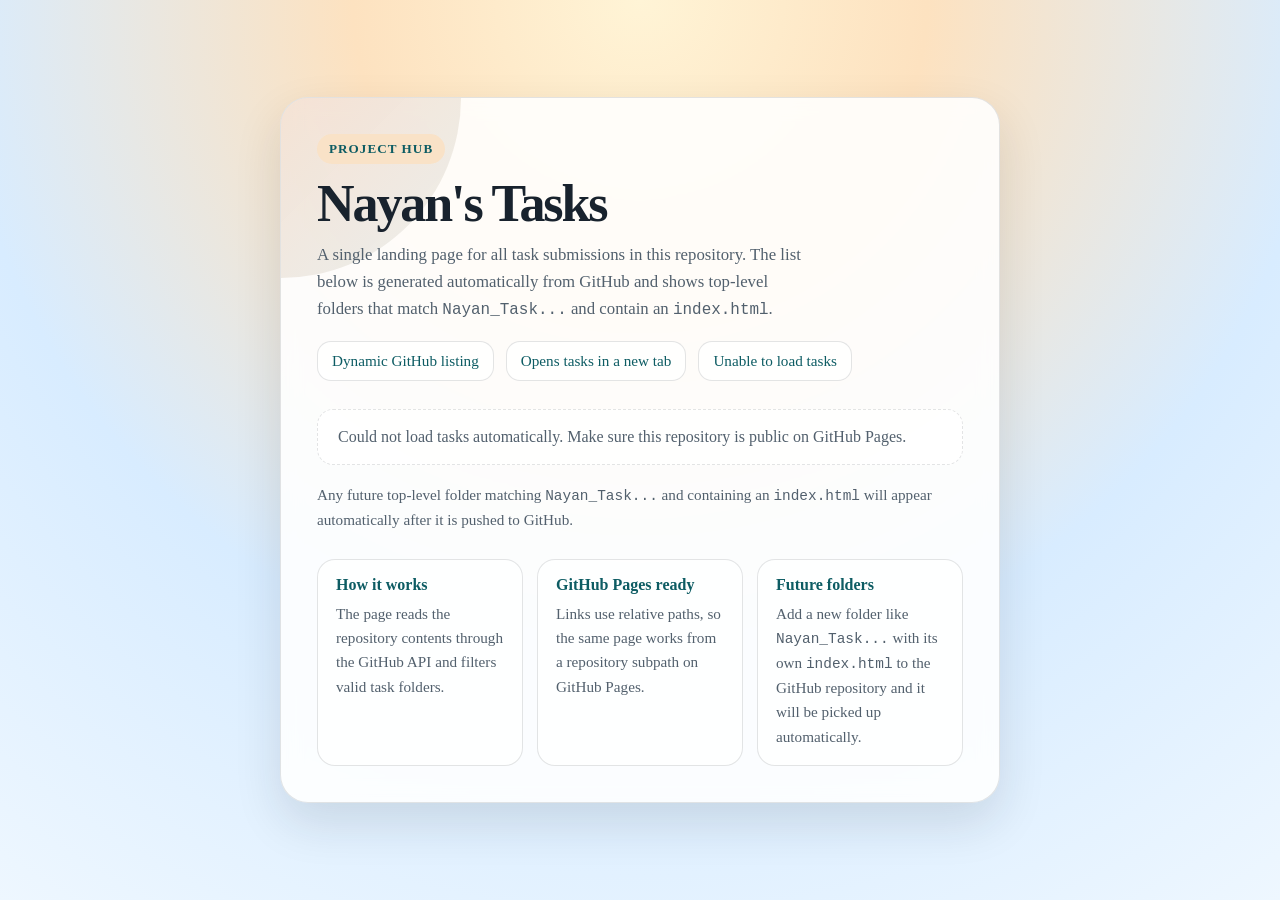
<file: index.html>
<!DOCTYPE html>
<html lang="en">

<head>
    <meta charset="UTF-8">
    <meta name="viewport" content="width=device-width, initial-scale=1.0">
    <title>Nayan Tasks</title>
    <style>
        :root {
            --bg: radial-gradient(circle at top, #fff4d6 0%, #fde2c0 26%, #d8ecff 62%, #eef7ff 100%);
            --panel: rgba(255, 255, 255, 0.88);
            --text: #18222d;
            --muted: #52606d;
            --accent: #c96b2c;
            --accent-strong: #0d5c63;
            --accent-soft: #f9e2c7;
            --border: rgba(24, 34, 45, 0.12);
            --shadow: 0 20px 48px rgba(24, 34, 45, 0.12);
        }

        * {
            box-sizing: border-box;
        }

        body {
            margin: 0;
            min-height: 100vh;
            font-family: Georgia, "Times New Roman", serif;
            background: var(--bg);
            color: var(--text);
            display: grid;
            place-items: center;
            padding: 32px 20px;
        }

        main {
            width: min(720px, 100%);
            background: var(--panel);
            border: 1px solid var(--border);
            border-radius: 28px;
            box-shadow: var(--shadow);
            padding: 36px;
            backdrop-filter: blur(10px);
            position: relative;
            overflow: hidden;
        }

        main::before {
            content: "";
            position: absolute;
            inset: 0 auto auto 0;
            width: 180px;
            height: 180px;
            background: linear-gradient(135deg, rgba(201, 107, 44, 0.18), rgba(13, 92, 99, 0.08));
            border-radius: 0 0 100% 0;
            pointer-events: none;
        }

        .hero,
        .info {
            position: relative;
            z-index: 1;
        }

        .eyebrow {
            display: inline-block;
            margin-bottom: 14px;
            padding: 7px 12px;
            border-radius: 999px;
            background: var(--accent-soft);
            color: var(--accent-strong);
            font-size: 0.82rem;
            font-weight: 700;
            letter-spacing: 0.08em;
            text-transform: uppercase;
        }

        h1 {
            margin: 0 0 12px;
            font-size: clamp(2rem, 5vw, 3.25rem);
            line-height: 1;
            letter-spacing: -0.04em;
        }

        p {
            margin: 0;
            color: var(--muted);
            font-size: 1.05rem;
            line-height: 1.6;
        }

        .hero p {
            max-width: 58ch;
        }

        .stats {
            display: flex;
            flex-wrap: wrap;
            gap: 12px;
            margin-top: 18px;
        }

        .stat {
            padding: 10px 14px;
            border-radius: 14px;
            background: rgba(255, 255, 255, 0.78);
            border: 1px solid var(--border);
            color: var(--accent-strong);
            font-size: 0.95rem;
        }

        ul {
            list-style: none;
            margin: 28px 0 0;
            padding: 0;
            display: grid;
            gap: 14px;
        }

        a.task-link {
            display: flex;
            align-items: center;
            justify-content: space-between;
            gap: 16px;
            text-decoration: none;
            color: inherit;
            padding: 18px 20px;
            border-radius: 16px;
            border: 1px solid var(--border);
            background: linear-gradient(135deg, rgba(255, 255, 255, 0.96), rgba(248, 251, 255, 0.9));
            transition: transform 160ms ease, box-shadow 160ms ease, border-color 160ms ease;
        }

        a.task-link:hover,
        a.task-link:focus-visible {
            transform: translateY(-2px);
            box-shadow: 0 14px 30px rgba(13, 92, 99, 0.18);
            border-color: rgba(13, 92, 99, 0.28);
            outline: none;
        }

        .task-name {
            font-size: 1.2rem;
            font-weight: 700;
        }

        .task-meta {
            color: var(--accent);
            font-size: 0.98rem;
            white-space: nowrap;
            font-weight: 700;
        }

        .note {
            margin-top: 18px;
            font-size: 0.95rem;
        }

        .status {
            padding: 18px 20px;
            border-radius: 16px;
            border: 1px dashed var(--border);
            background: rgba(255, 255, 255, 0.72);
            color: var(--muted);
        }

        .info {
            margin-top: 26px;
            display: grid;
            grid-template-columns: repeat(auto-fit, minmax(180px, 1fr));
            gap: 14px;
        }

        .info-card {
            padding: 16px 18px;
            border-radius: 18px;
            background: rgba(255, 255, 255, 0.72);
            border: 1px solid var(--border);
        }

        .info-card h2 {
            margin: 0 0 8px;
            font-size: 1rem;
            color: var(--accent-strong);
        }

        .info-card p {
            font-size: 0.95rem;
        }

        code {
            font-family: Consolas, "Courier New", monospace;
            font-size: 0.95em;
        }

        @media (max-width: 560px) {
            main {
                padding: 24px;
            }

            a.task-link {
                align-items: flex-start;
                flex-direction: column;
            }

            .task-meta {
                white-space: normal;
            }
        }
    </style>
</head>

<body>
    <main>
        <section class="hero">
            <span class="eyebrow">Project Hub</span>
            <h1>Nayan's Tasks</h1>
            <p>
                A single landing page for all task submissions in this repository. The list below is generated
                automatically from GitHub and shows top-level folders that match <code>Nayan_Task...</code> and
                contain an <code>index.html</code>.
            </p>
            <div class="stats">
                <span class="stat">Dynamic GitHub listing</span>
                <span class="stat">Opens tasks in a new tab</span>
                <span class="stat" id="task-count">Checking task count...</span>
            </div>
        </section>

        <ul id="task-list">
            <li class="status">Loading task folders...</li>
        </ul>

        <p class="note">
            Any future top-level folder matching <code>Nayan_Task...</code> and containing an
            <code>index.html</code> will appear automatically after it is pushed to GitHub.
        </p>

        <section class="info">
            <article class="info-card">
                <h2>How it works</h2>
                <p>
                    The page reads the repository contents through the GitHub API and filters valid task folders.
                </p>
            </article>
            <article class="info-card">
                <h2>GitHub Pages ready</h2>
                <p>
                    Links use relative paths, so the same page works from a repository subpath on GitHub Pages.
                </p>
            </article>
            <article class="info-card">
                <h2>Future folders</h2>
                <p>
                    Add a new folder like <code>Nayan_Task...</code> with its own <code>index.html</code> to the GitHub
                    repository and it will be picked up automatically.
                </p>
            </article>
        </section>
    </main>

    <script>
        const fallbackRepo = {
            owner: "Nayan217",
            repo: "tutedudeTasks"
        };

        const taskPattern = /^Nayan_Task[^/]*$/i;
        const taskList = document.getElementById("task-list");
        const taskCount = document.getElementById("task-count");

        function getRepoInfo() {
            const {
                hostname,
                pathname
            } = window.location;

            if (hostname.endsWith(".github.io")) {
                const owner = hostname.split(".")[0];
                const pathParts = pathname.split("/").filter(Boolean);

                if (pathParts.length > 0) {
                    return {
                        owner,
                        repo: pathParts[0]
                    };
                }
            }

            return fallbackRepo;
        }

        function createStatusItem(message) {
            const item = document.createElement("li");
            item.className = "status";
            item.textContent = message;
            return item;
        }

        function createTaskItem(folderName) {
            const item = document.createElement("li");
            const link = document.createElement("a");
            const name = document.createElement("span");
            const meta = document.createElement("span");

            link.className = "task-link";
            link.href = "./" + folderName + "/";
            link.target = "_blank";
            link.rel = "noopener noreferrer";

            name.className = "task-name";
            name.textContent = folderName;

            meta.className = "task-meta";
            meta.textContent = "Open task page";

            link.append(name, meta);
            item.appendChild(link);
            return item;
        }

        function sortTaskFolders(taskFolders) {
            return taskFolders.sort((a, b) =>
                a.localeCompare(b, undefined, {
                    numeric: true,
                    sensitivity: "base"
                })
            );
        }

        async function fetchFolderContents(owner, repo, folderName) {
            const response = await fetch(
                "https://api.github.com/repos/" + owner + "/" + repo + "/contents/" + encodeURIComponent(
                    folderName), {
                    headers: {
                        "Accept": "application/vnd.github+json"
                    }
                }
            );

            if (!response.ok) {
                throw new Error("Unable to inspect " + folderName);
            }

            return response.json();
        }

        async function loadTasks() {
            const {
                owner,
                repo
            } = getRepoInfo();
            const response = await fetch(
                "https://api.github.com/repos/" + owner + "/" + repo + "/contents", {
                    headers: {
                        "Accept": "application/vnd.github+json"
                    }
                }
            );

            if (!response.ok) {
                throw new Error("Unable to load repository contents");
            }

            const rootItems = await response.json();
            const taskFolders = rootItems
                .filter((item) => item.type === "dir" && taskPattern.test(item.name))
                .map((item) => item.name);

            const checks = await Promise.all(
                taskFolders.map(async (folderName) => {
                    const folderItems = await fetchFolderContents(owner, repo, folderName);
                    const hasIndex = folderItems.some(
                        (item) => item.type === "file" && item.name.toLowerCase() === "index.html"
                    );

                    return hasIndex ? folderName : null;
                })
            );

            return sortTaskFolders(checks.filter(Boolean));
        }

        async function renderTasks() {
            taskList.replaceChildren(createStatusItem("Loading task folders..."));
            taskCount.textContent = "Checking task count...";

            try {
                const tasks = await loadTasks();

                if (tasks.length === 0) {
                    taskCount.textContent = "0 tasks found";
                    taskList.replaceChildren(
                        createStatusItem("No task folders with an index.html were found yet.")
                    );
                    return;
                }

                taskCount.textContent = tasks.length + (tasks.length === 1 ? " task found" : " tasks found");
                taskList.replaceChildren(...tasks.map(createTaskItem));
            } catch (error) {
                taskCount.textContent = "Unable to load tasks";
                taskList.replaceChildren(
                    createStatusItem(
                        "Could not load tasks automatically. Make sure this repository is public on GitHub Pages."
                    )
                );
                console.error(error);
            }
        }

        renderTasks();
    </script>
</body>

</html>
</file>
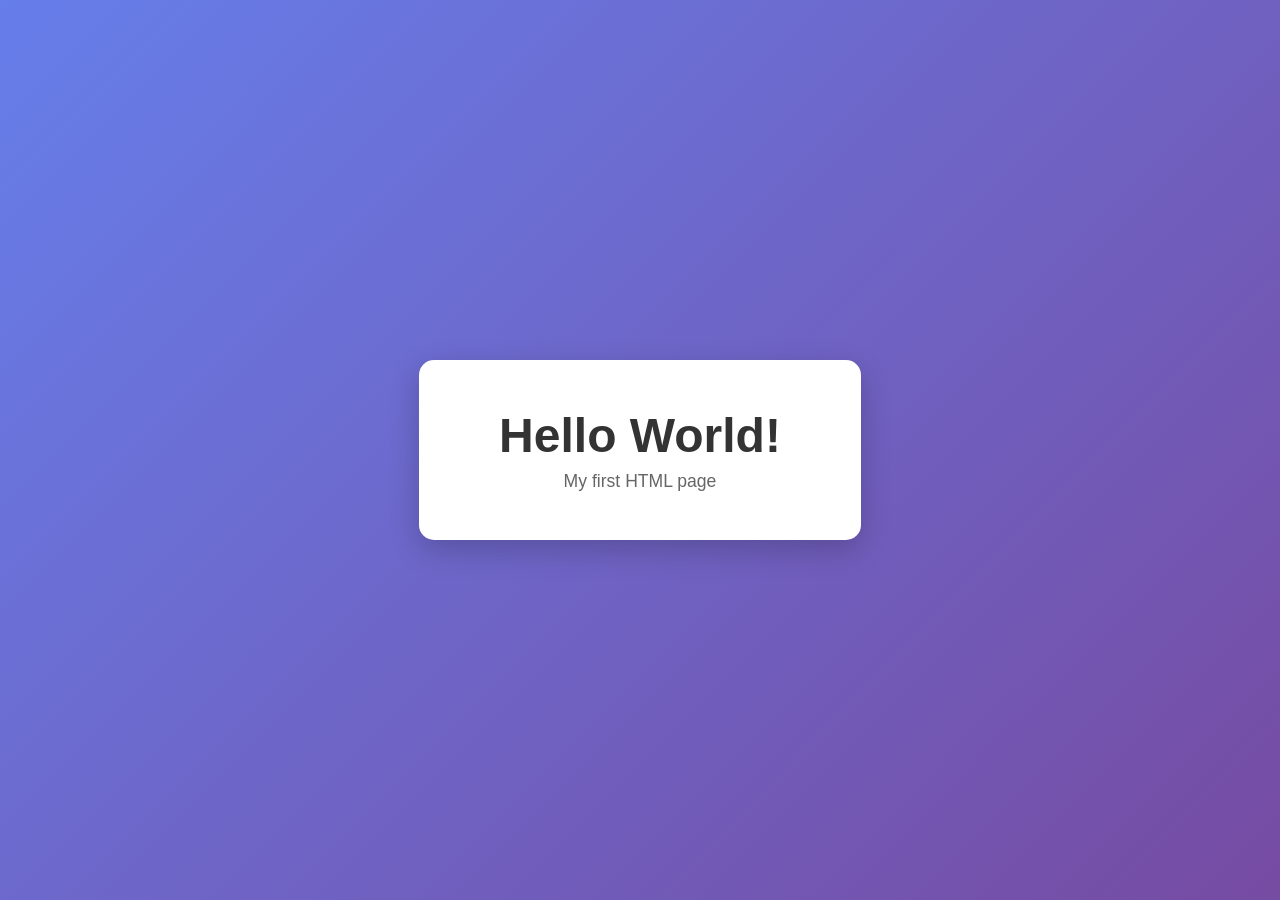
<file: Nayan_Task1/index.html>
<!DOCTYPE html>
<html lang="en">

<head>
    <meta charset="UTF-8">
    <meta name="viewport" content="width=device-width, initial-scale=1.0">
    <title>Hello World</title>
    <style>
        * {
            margin: 0;
            padding: 0;
            box-sizing: border-box;
        }

        body {
            font-family: 'Segoe UI', Tahoma, Geneva, Verdana, sans-serif;
            display: flex;
            justify-content: center;
            align-items: center;
            min-height: 100vh;
            background: linear-gradient(135deg, #667eea 0%, #764ba2 100%);
        }

        .container {
            text-align: center;
            background: white;
            padding: 3rem 5rem;
            border-radius: 15px;
            box-shadow: 0 10px 30px rgba(0, 0, 0, 0.2);
        }

        h1 {
            color: #333;
            font-size: 3rem;
            margin-bottom: 0.5rem;
        }

        p {
            color: #666;
            font-size: 1.1rem;
        }
    </style>
</head>

<body>
    <div class="container">
        <h1>Hello World!</h1>
        <p>My first HTML page</p>
    </div>
</body>

</html>
</file>
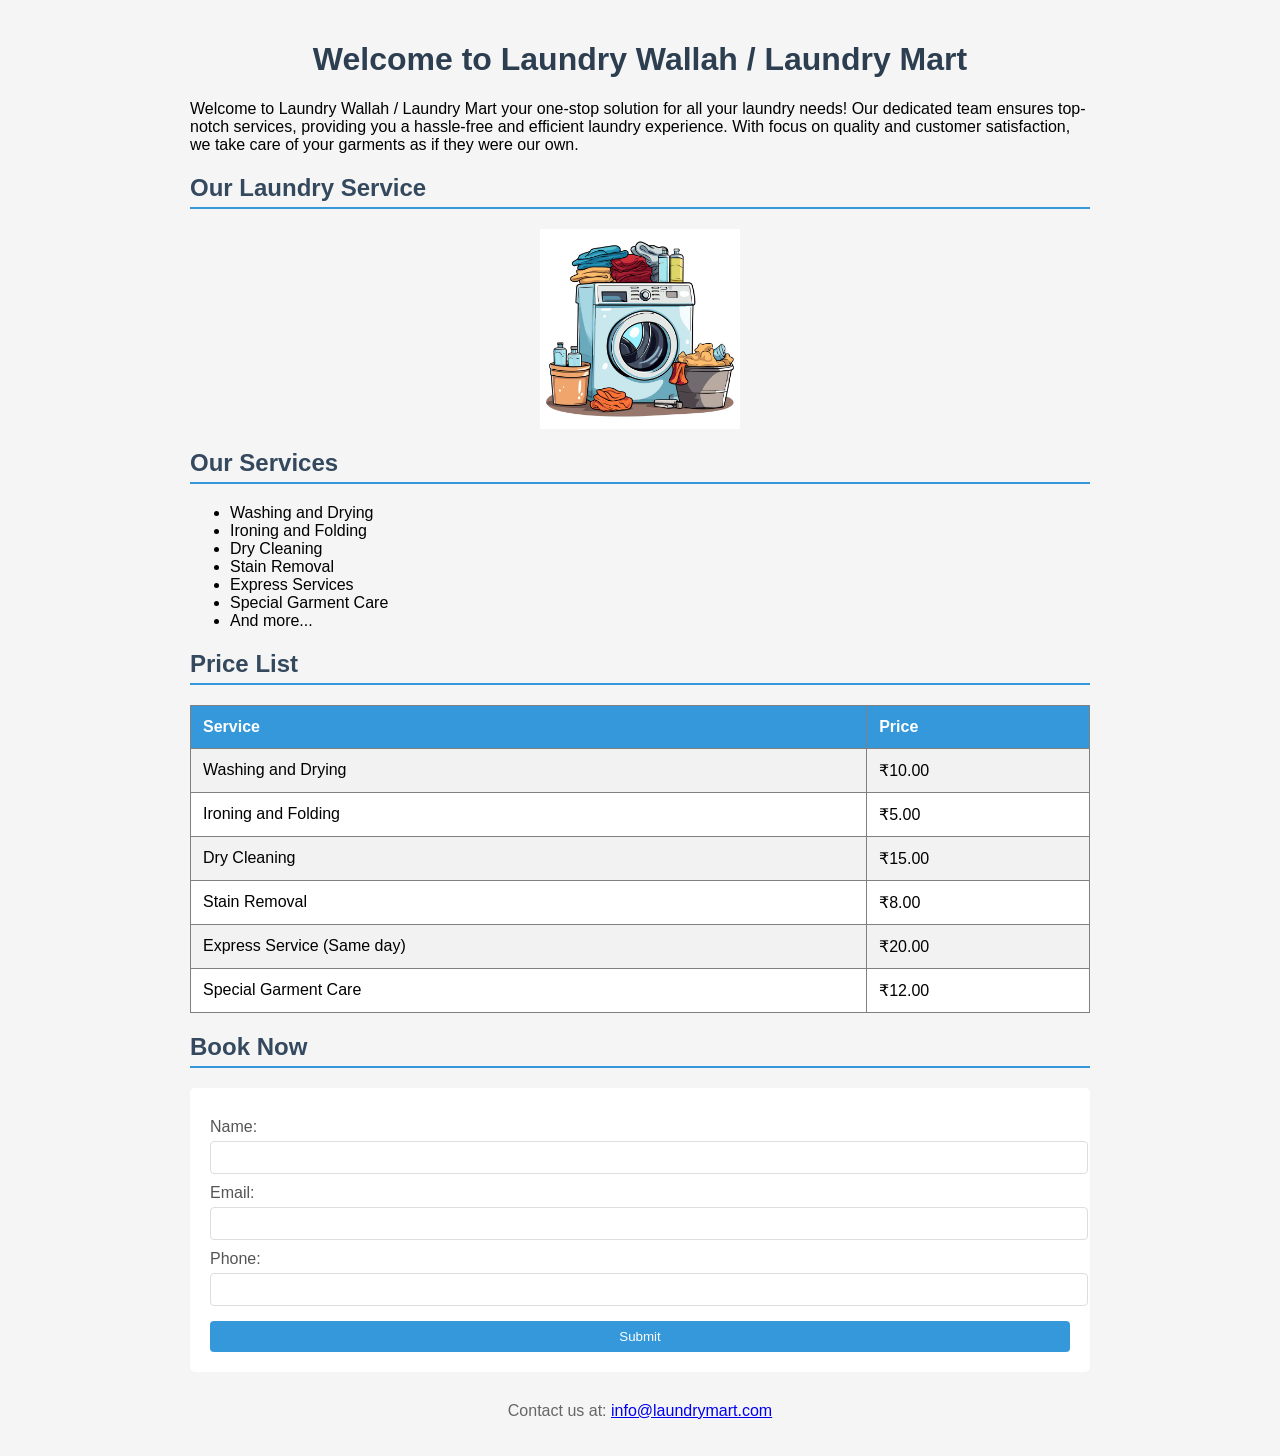
<file: Nayan_Task2/index.html>
<!DOCTYPE html>
<html lang="en">

<head>
    <meta charset="UTF-8">
    <meta name="viewport" content="width=device-width, initial-scale=1.0">
    <title>Laundry Wallah / Laundry Mart</title>
    <style>
        body {
            font-family: Arial, sans-serif;
            max-width: 900px;
            margin: 0 auto;
            padding: 20px;
            background-color: #f5f5f5;
        }

        h1 {
            color: #2c3e50;
            text-align: center;
        }

        h2 {
            color: #34495e;
            border-bottom: 2px solid #3498db;
            padding-bottom: 5px;
        }

        table {
            width: 100%;
            border-collapse: collapse;
            margin: 20px 0;
            background-color: white;
        }

        th,
        td {
            padding: 12px;
            text-align: left;
        }

        th {
            background-color: #3498db;
            color: white;
        }

        tr:nth-child(even) {
            background-color: #f2f2f2;
        }

        form {
            background-color: white;
            padding: 20px;
            border-radius: 5px;
        }

        label {
            display: block;
            margin-top: 10px;
            color: #555;
        }

        input {
            width: 100%;
            padding: 8px;
            margin-top: 5px;
            border: 1px solid #ddd;
            border-radius: 4px;
        }

        input[type="submit"] {
            background-color: #3498db;
            color: white;
            border: none;
            cursor: pointer;
            margin-top: 15px;
        }

        input[type="submit"]:hover {
            background-color: #2980b9;
        }

        footer {
            text-align: center;
            margin-top: 30px;
            color: #666;
        }

        img {
            display: block;
            margin: 20px auto;
        }
    </style>
</head>

<body>
    <h1>Welcome to Laundry Wallah / Laundry Mart</h1>
    <p>
        Welcome to Laundry Wallah / Laundry Mart your one-stop solution for all your laundry needs! Our dedicated team
        ensures top-notch services, providing you a hassle-free and efficient laundry experience. With focus on quality
        and customer satisfaction, we take care of your garments as if they were our own.
    </p>
    <h2>Our Laundry Service</h2>
    <img src="../images/laundry.jpg" alt="Laundry Machine Icon" width="200">
    <h2>Our Services</h2>
    <ul>
        <li>Washing and Drying</li>
        <li>Ironing and Folding</li>
        <li>Dry Cleaning</li>
        <li>Stain Removal</li>
        <li>Express Services</li>
        <li>Special Garment Care</li>
        <li>And more...</li>
    </ul>
    <h2>Price List</h2>
    <table border="1">
        <tr>
            <th>Service</th>
            <th>Price</th>
        </tr>
        <tr>
            <td>Washing and Drying</td>
            <td>₹10.00</td>
        </tr>
        <tr>
            <td>Ironing and Folding</td>
            <td>₹5.00</td>
        </tr>
        <tr>
            <td>Dry Cleaning</td>
            <td>₹15.00</td>
        </tr>
        <tr>
            <td>Stain Removal</td>
            <td>₹8.00</td>
        </tr>
        <tr>
            <td>Express Service (Same day)</td>
            <td>₹20.00</td>
        </tr>
        <tr>
            <td>Special Garment Care</td>
            <td>₹12.00</td>
        </tr>
    </table>
    <h2>Book Now</h2>
    <form>
        <label for="name">Name:</label>
        <input type="text" id="name" name="name" required>
        <label for="email">Email:</label>
        <input type="email" id="email" name="email" required>
        <label for="phone">Phone:</label>
        <input type="tel" id="phone" name="phone" required>
        <input type="submit" value="Submit">
    </form>
    <footer>
        <p>Contact us at: <a href="mailto:info@laundrymart.com">info@laundrymart.com</a></p>
    </footer>
</body>

</html>
</file>
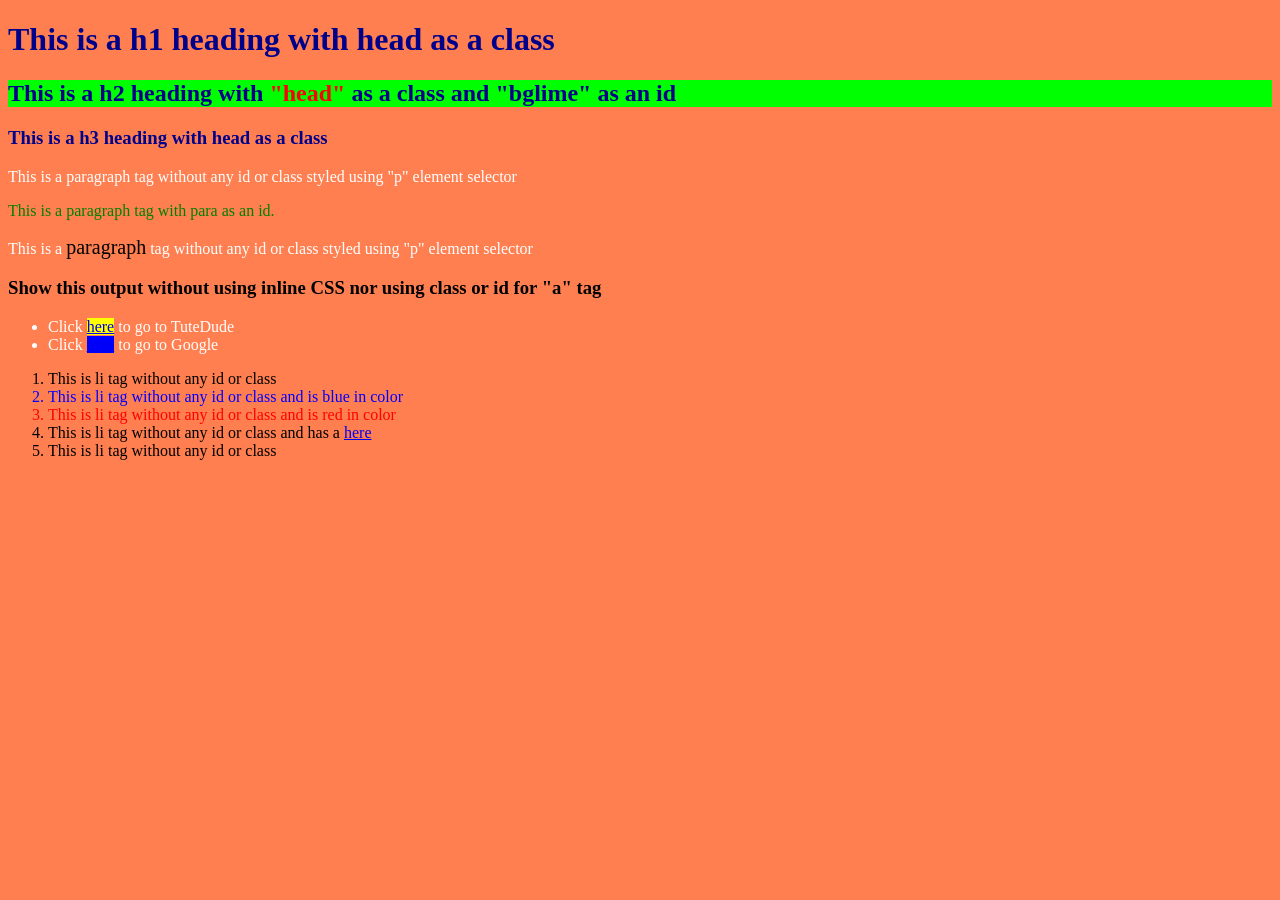
<file: Nayan_Task3/index.html>
<!DOCTYPE html>
<html lang="en">

<head>
    <meta charset="UTF-8">
    <meta name="viewport" content="width=device-width, initial-scale=1.0">
    <title>CSS Selectors Task</title>
    <link rel="stylesheet" href="style.css">
</head>

<body>
    <h1 class="head">This is a h1 heading with head as a class</h1>
    <h2 class="head" id="bglime">
        This is a h2 heading with <span>"head"</span> as a class and "bglime" as an id
    </h2>
    <h3 class="head">
        This is a h3 heading with head as a class
    </h3>

    <p>
        This is a paragraph tag without any id or class styled using "p" element selector
    </p>
    <p id="para">
        This is a paragraph tag with para as an id.
    </p>
    <p>
        This is a <span>paragraph</span> tag without any id or class styled using "p" element selector
    </p>

    <h3>Show this output without using inline CSS nor using class or id for "a" tag</h3>

    <ul>
        <li>Click <a href="https://tutedude.com/">here</a> to go to TuteDude</li>
        <li>Click <a href="https://www.google.com/">here</a> to go to Google</li>
    </ul>

    <ol>
        <li>This is li tag without any id or class</li>
        <li>This is li tag without any id or class and is blue in color</li>
        <li>This is li tag without any id or class and is red in color</li>
        <li>This is li tag without any id or class and has a <a href="#">here</a></li>
        <li>This is li tag without any id or class</li>
    </ol>

</body>

</html>
</file>
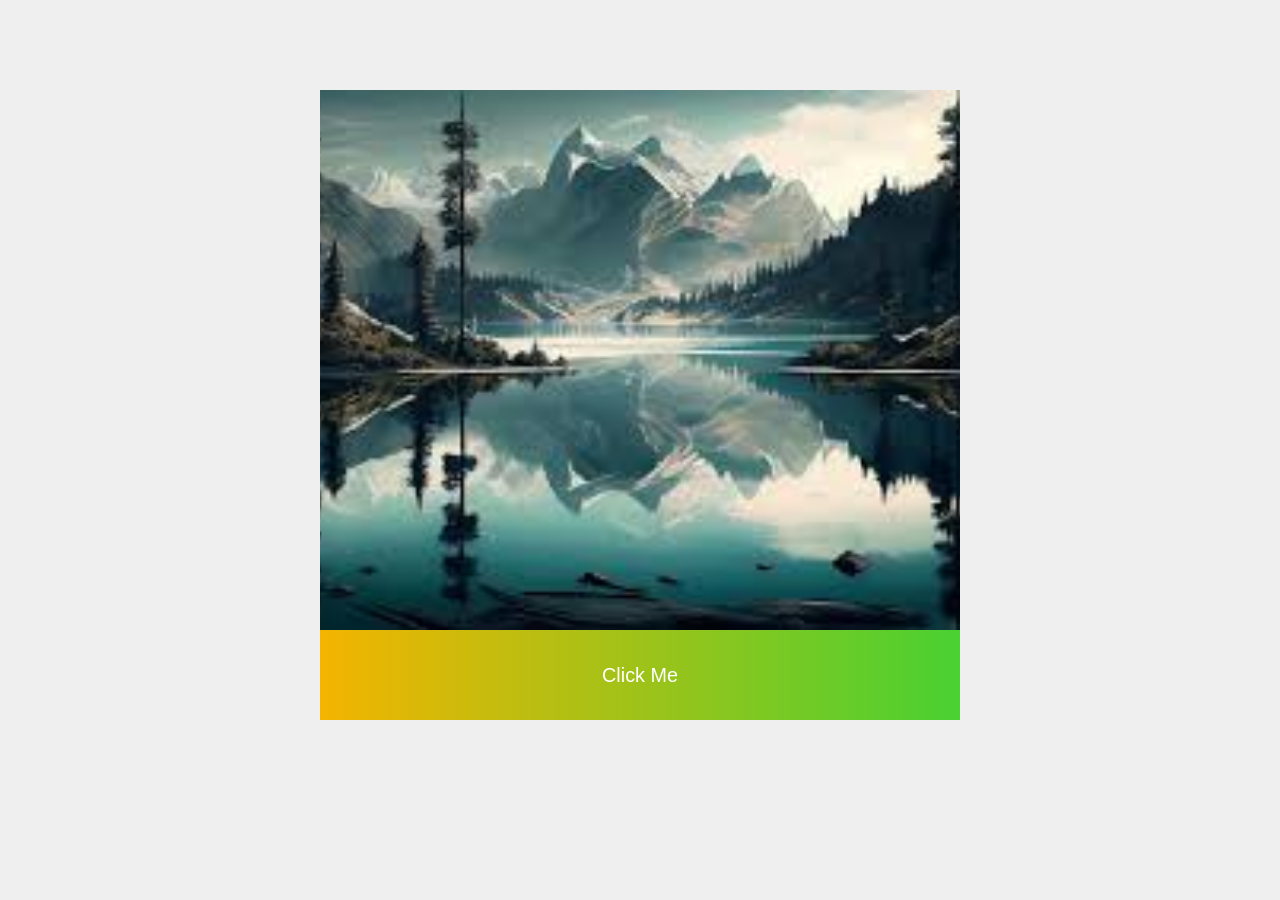
<file: Nayan_Task4/index.html>
<!DOCTYPE html>
<html lang="en">

<head>
    <meta charset="UTF-8">
    <meta name="viewport" content="width=device-width, initial-scale=1.0">
    <title>Task3 - CSS Units, Box Model, Fonts</title>
    <link rel="preconnect" href="https://fonts.googleapis.com">
    <link rel="preconnect" href="https://fonts.gstatic.com" crossorigin>
    <link href="https://fonts.googleapis.com/css2?family=Poppins:wght@400;600&display=swap" rel="stylesheet">
    <link rel="stylesheet" href="style.css">
</head>

<body>
    <div class="card">
        <div class="image-box">
            <img src="../images/landscape.jpg" alt="Scenery Image">
        </div>
        <button type="button" id="myButton">Click Me</button>
    </div>

    <script>
        // Getting the button and adding click event
        const button = document.getElementById('myButton');
        button.addEventListener('click', function () {
            alert('Button clicked!');
        });
    </script>
</body>

</html>
</file>
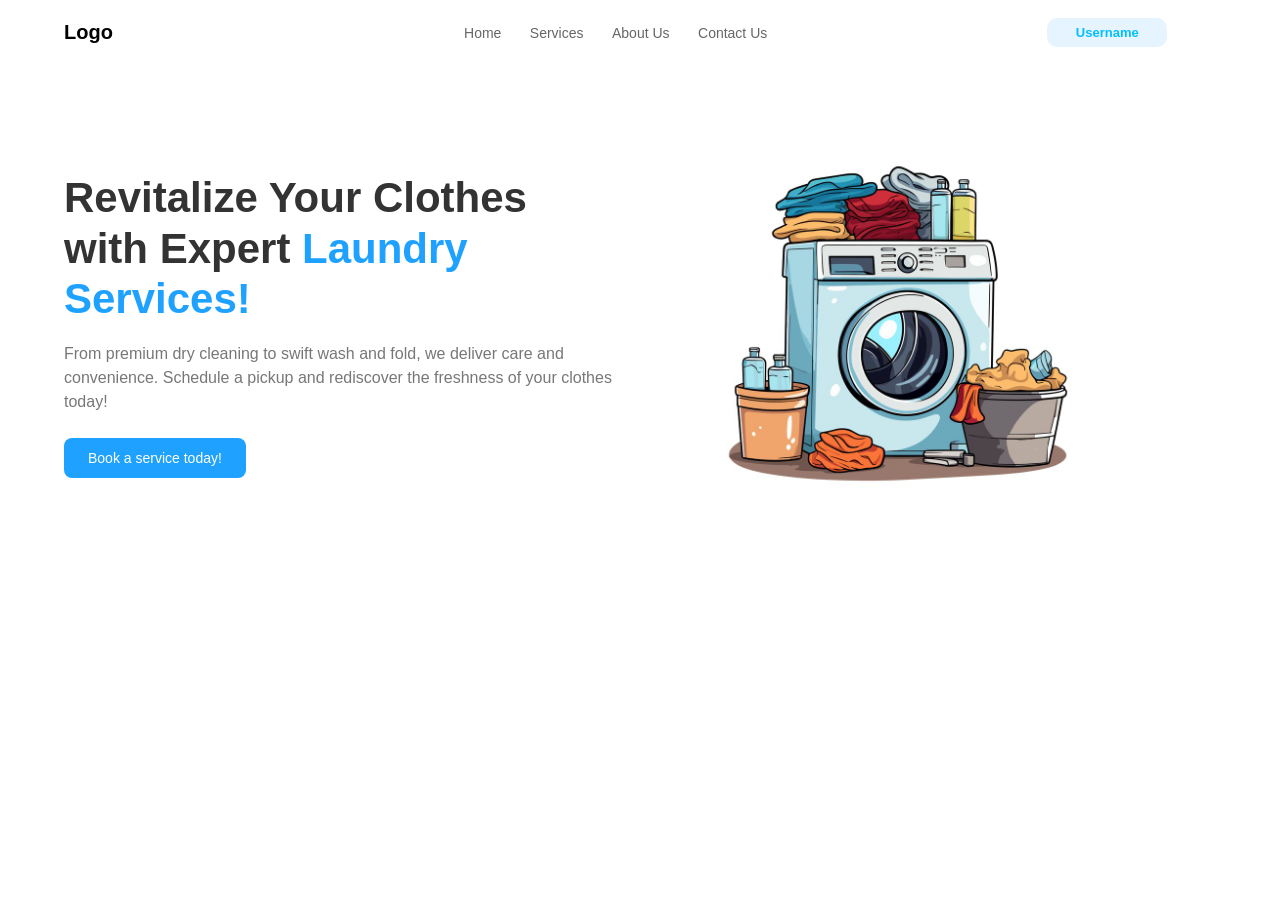
<file: Nayan_Task5/index.html>
<!DOCTYPE html>
<html lang="en">

<head>
    <meta charset="UTF-8">
    <meta name="viewport" content="width=device-width, initial-scale=1.0">
    <title>Laundry Services</title>
    <link rel="stylesheet" href="style.css">
</head>

<body>

    <div class="navbar">
        <div class="logo">Logo</div>

        <div class="menu">
            <a href="#">Home</a>
            <a href="#">Services</a>
            <a href="#">About Us</a>
            <a href="#">Contact Us</a>
        </div>

        <div class="user">
            <span>Username</span>
        </div>
    </div>

    <div class="hero">
        <div class="hero-left">
            <h1>Revitalize Your Clothes with Expert <span>Laundry Services!</span></h1>
            <p>
                From premium dry cleaning to swift wash and fold,
                we deliver care and convenience. Schedule a pickup
                and rediscover the freshness of your clothes today!
            </p>
            <button>Book a service today!</button>
        </div>

        <div class="hero-right">
            <img src="../images/laundry.jpg" alt="Laundry Service">
        </div>
    </div>

</body>

</html>
</file>
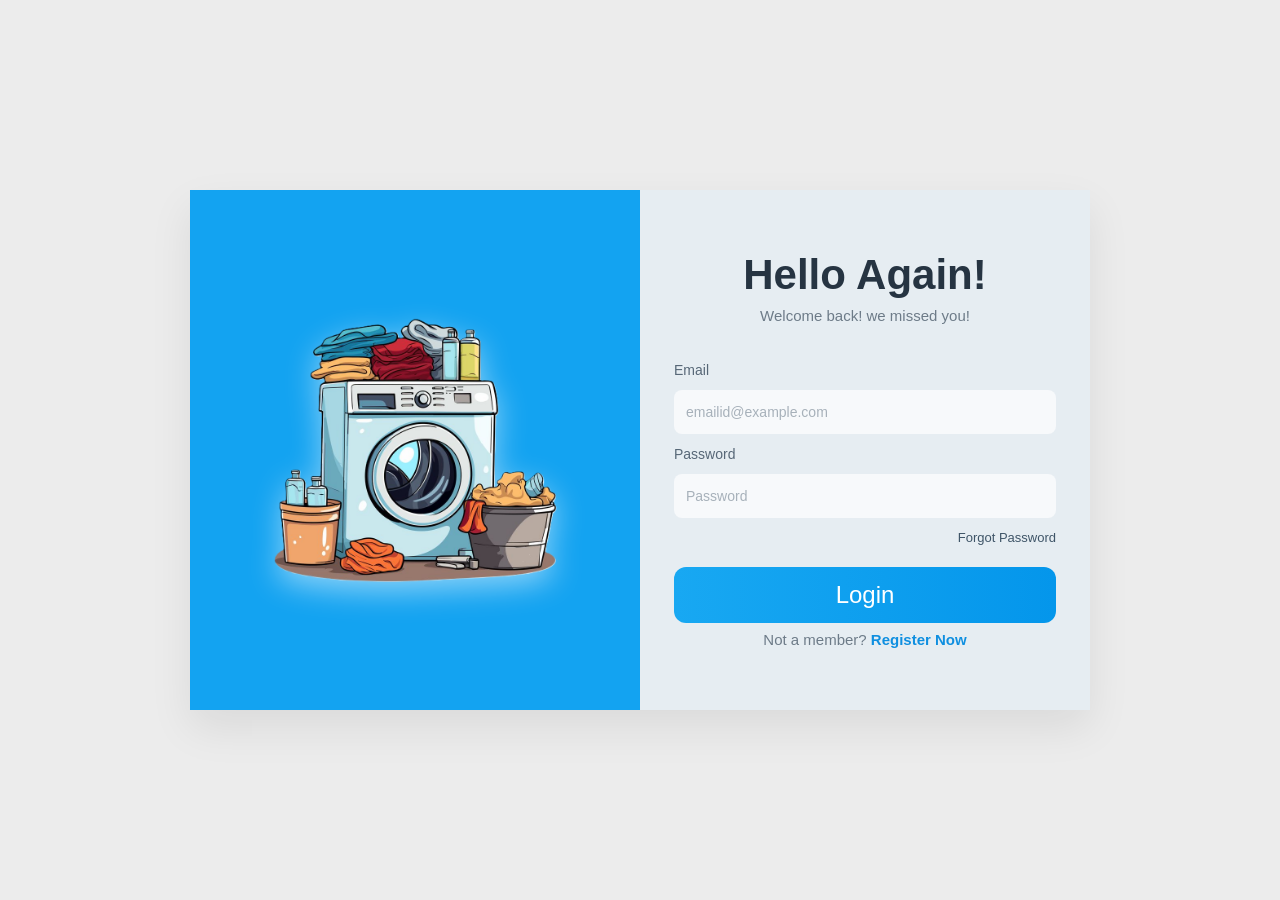
<file: Nayan_Task6/index.html>
<!DOCTYPE html>
<html lang="en">

<head>
    <meta charset="UTF-8">
    <meta name="viewport" content="width=device-width, initial-scale=1.0">
    <title>Laundry Mart Login</title>
    <link rel="stylesheet" href="index.css">
</head>

<body>
    <main class="page">
        <section class="login-card">
            <div class="left-panel">
                <img src="../images/laundry_b.png" alt="Laundry Service">
            </div>

            <div class="right-panel">
                <h1>Hello Again!</h1>
                <p>Welcome back! we missed you!</p>

                <form class="login-form" action="#">
                    <label for="email">Email</label>
                    <input type="email" id="email" placeholder="emailid@example.com">

                    <label for="password">Password</label>
                    <input type="password" id="password" placeholder="Password">

                    <a href="#" class="forgot-link">Forgot Password</a>

                    <button type="submit">Login</button>
                </form>

                <p class="signup-text">Not a member? <a href="#">Register Now</a></p>
            </div>
        </section>
    </main>
</body>

</html>
</file>
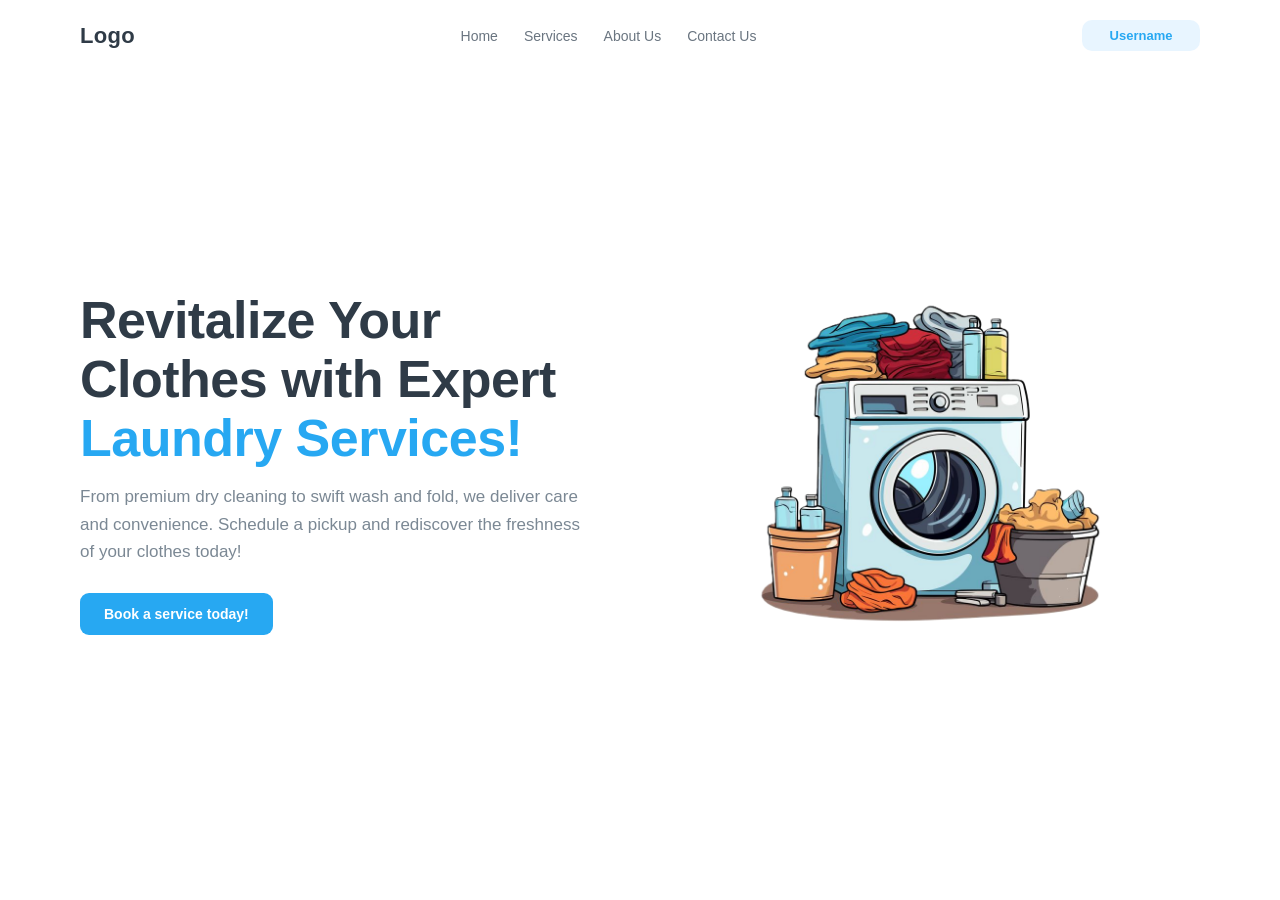
<file: Nayan_Task7/index.html>
<!DOCTYPE html>
<html lang="en">

<head>
    <meta charset="UTF-8">
    <meta name="viewport" content="width=device-width, initial-scale=1.0">
    <title>Laundry Services</title>
    <link rel="stylesheet" href="style.css">
</head>

<body>
    <header class="navbar">
        <div class="logo">Logo</div>

        <nav class="menu">
            <a href="#">Home</a>
            <a href="#">Services</a>
            <a href="#">About Us</a>
            <a href="#">Contact Us</a>
        </nav>

        <div class="user">Username</div>
    </header>

    <main class="hero">
        <div class="hero-left">
            <h1>Revitalize Your Clothes with Expert <span>Laundry Services!</span></h1>
            <p>
                From premium dry cleaning to swift wash and fold, we deliver care and convenience.
                Schedule a pickup and rediscover the freshness of your clothes today!
            </p>
            <button>Book a service today!</button>
        </div>

        <div class="hero-right">
            <img src="../images/laundry_b.png" alt="Laundry machine with laundry basket">
        </div>
    </main>
</body>

</html>
</file>
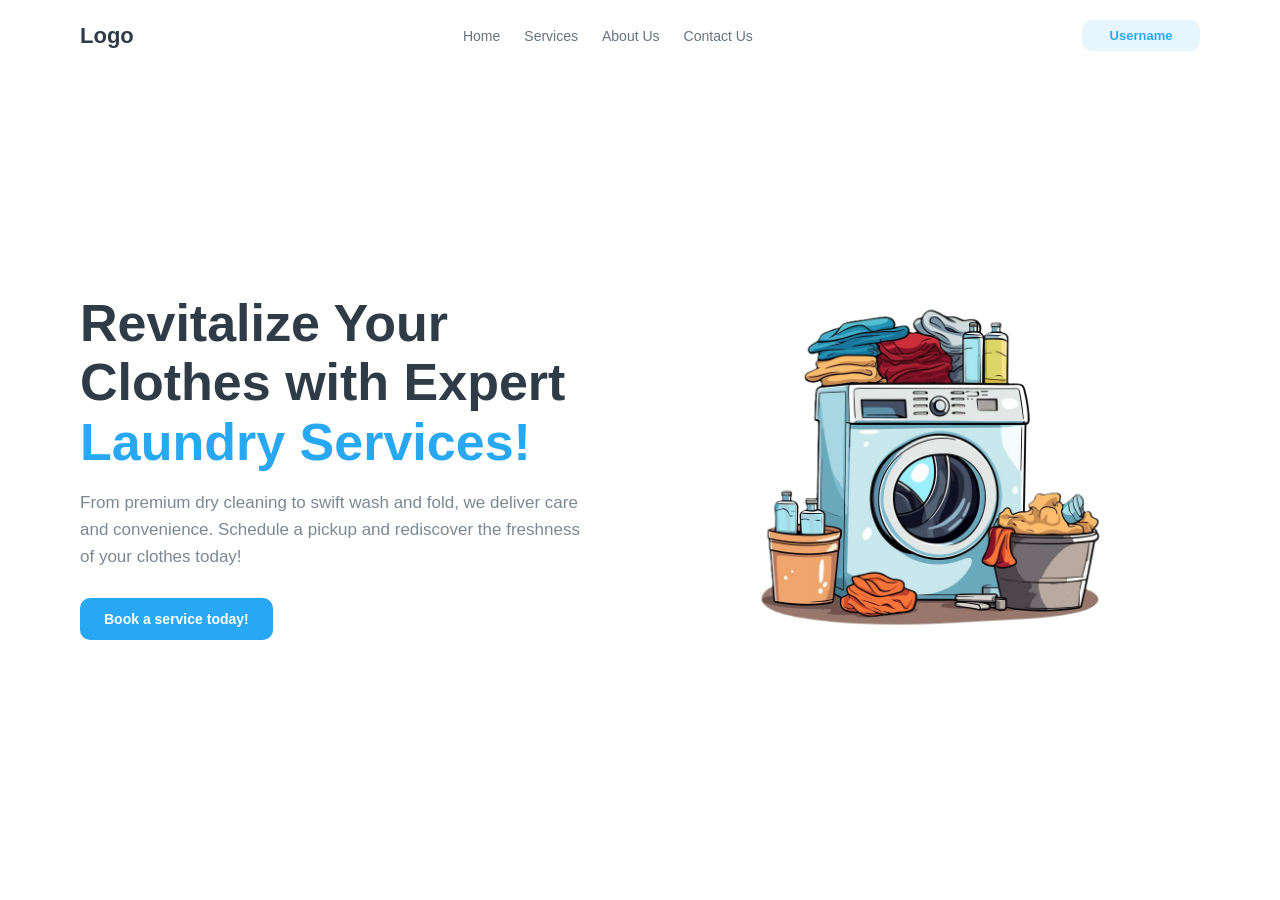
<file: Nayan_Task8/index.html>
<!DOCTYPE html>
<html lang="en">

<head>
    <meta charset="UTF-8">
    <meta name="viewport" content="width=device-width, initial-scale=1.0">
    <title>Laundry Services</title>
    <link rel="stylesheet" href="style.css">
</head>

<body>
    <header class="navbar">
        <div class="logo">Logo</div>

        <nav class="menu">
            <a href="#">Home</a>
            <a href="#">Services</a>
            <a href="#">About Us</a>
            <a href="#">Contact Us</a>
        </nav>

        <div class="user">Username</div>

        <div class="hamburger-area">
            <button class="hamburger-btn" aria-label="Open mobile menu">
                <span></span>
                <span></span>
                <span></span>
            </button>

            <div class="mobile-menu-list">
                <a href="#">Home</a>
                <a href="#">Services</a>
                <a href="#">About Us</a>
                <a href="#">Contact Us</a>
            </div>
        </div>
    </header>

    <main class="hero">
        <div class="hero-left">
            <h1>Revitalize Your Clothes with Expert <span>Laundry Services!</span></h1>
            <p>
                From premium dry cleaning to swift wash and fold, we deliver care and convenience.
                Schedule a pickup and rediscover the freshness of your clothes today!
            </p>
            <button>Book a service today!</button>
        </div>

        <div class="hero-right">
            <img src="../images/laundry_b.png" alt="Laundry machine and basket">
        </div>
    </main>
</body>

</html>
</file>
<file: Nayan_Task3/style.css>
/* Background color for the whole page */
body {
    background-color: coral;
}

/* This targets all elements with class "head" */
.head {
    color: darkblue;
}

/* ID selector - only one element can have this ID */
#bglime {
    background-color: lime;
}

/* This changes only the span inside the element with id bglime */
#bglime span {
    color: red;
}

/* All paragraph tags get white color */
p {
    color: white;
}

/* Paragraph with id "para" gets green color */
#para {
    color: green;
}

/* span inside any paragraph tag gets these styles */
p span {
    color: black;
    font-size: 20px;
}

/* All li elements inside ul get white color */
ul li {
    color: white;
}

/* nth-child(1) means first li in the ul, then we target the link inside it */
ul li:nth-child(1) a {
    background-color: yellow;
}

/* This targets the link in the second li of ul */
ul li:nth-child(2) a {
    background-color: blue;
}

/* Second li in ol gets blue color */
ol li:nth-child(2) {
    color: blue;
}

/* Third li in ol gets red color */
ol li:nth-child(3) {
    color: red;
}

/* Hover effect - when you move mouse over links they change color */
a:hover {
    color: white;
    transition: color 0.3s;
}
</file>
<file: Nayan_Task4/style.css>
/* box-sizing makes sure padding doesn't mess up width/height */
* {
    box-sizing: border-box;
    margin: 0;
    padding: 0;
}

/* Using viewport units (vw, vh) to make layout responsive */
body {
    width: 100vw;
    height: 100vh;
    padding: 10vh 25vw;
    background-color: #efefef;
    font-family: 'Poppins', Arial, Helvetica, sans-serif;
}

.card {
    width: 50vw;
    height: 80vh;
    background-color: #efefef;
}

.image-box {
    width: 100%;
    height: 60vh;
}

.image-box img {
    width: 100%;
    height: 100%;
    display: block;
    object-fit: cover;
}

button {
    width: 100%;
    height: 10vh;
    border: none;
    font-size: 2.2vh;
    color: white;
    cursor: pointer;
    background: linear-gradient(to right, #f4b400, #49d132);
    transition: transform 0.3s, filter 0.3s;
}

/* Hover effect - button grows and gets brighter */
button:hover {
    transform: scale(1.05);
    filter: brightness(1.2);
}
</file>
<file: Nayan_Task5/style.css>
* {
    margin: 0;
    padding: 0;
    box-sizing: border-box;
}

body {
    width: 100vw;
    height: 100vh;
    font-family: Arial, Helvetica, sans-serif;
    background-color: white;
}

/* Top navigation bar */
.navbar {
    width: 100%;
    height: 10vh;
    padding: 2vh 5vw;
}

/* Logo on the left */
.logo {
    display: inline-block;
    width: 20%;
    font-weight: bold;
    font-size: 20px;
    vertical-align: middle;
}

/* Menu in the center */
.menu {
    display: inline-block;
    width: 55%;
    text-align: center;
    vertical-align: middle;
}

.menu a {
    text-decoration: none;
    color: #666;
    margin: 0 12px;
    font-size: 14px;
    transition: color 0.3s;
}

/* Hover effect for menu links */
.menu a:hover {
    color: #1fa2ff;
}

/* Username on the right */
.user {
    display: inline-block;
    width: 20%;
    text-align: right;
    vertical-align: middle;
}

.user span {
    display: inline-block;
    min-width: 120px;
    padding: 7px 16px;
    border-radius: 10px;
    background-color: #e6f4ff;
    color: deepskyblue;
    font-size: 13px;
    text-align: center;
    font-weight: bold;

}

.user span:hover {
    background-color: #cceeff;
    transform: translateY(-2px);
}

/* Main hero section */
.hero {
    width: 100%;
    height: 90vh;
    padding: 6vh 5vw;
}

/* Left side content */
.hero-left {
    display: inline-block;
    width: 48%;
    vertical-align: middle;
}

.hero-left h1 {
    font-size: 42px;
    line-height: 1.2;
    color: #333;
}

.hero-left span {
    color: #1fa2ff;
}

.hero-left p {
    margin-top: 18px;
    font-size: 16px;
    color: #777;
    line-height: 1.5;
}

.hero-left button {
    margin-top: 24px;
    padding: 12px 24px;
    border: none;
    border-radius: 8px;
    background-color: #1fa2ff;
    color: white;
    font-size: 14px;
    cursor: pointer;
    transition: background-color 0.3s, transform 0.2s;
}

/* Button hover effect */
.hero-left button:hover {
    background-color: #1890e0;
    transform: translateY(-2px);
}

/* Right side image */
.hero-right {
    display: inline-block;
    width: 48%;
    vertical-align: middle;
    text-align: center;
}

.hero-right img {
    width: 65%;
}
</file>
<file: Nayan_Task6/index.css>
* {
    margin: 0;
    padding: 0;
    box-sizing: border-box;
}

:root {
    --blue: #13a3f1;
    --panel: #e6edf2;
    --bg: #ececec;
}

body {
    min-height: 100vh;
    font-family: "Segoe UI", Tahoma, Geneva, Verdana, sans-serif;
    background-color: var(--bg);
}

.page {
    width: 100%;
    min-height: 100vh;
    display: flex;
    justify-content: center;
    align-items: center;
    padding: 24px;
}

.login-card {
    width: min(900px, 100%);
    min-height: 520px;
    display: flex;
    box-shadow: 0 18px 40px rgba(0, 0, 0, 0.08);
}

.left-panel,
.right-panel {
    width: 50%;
}

.left-panel {
    background-color: var(--blue);
    display: flex;
    justify-content: center;
    align-items: center;
}

.left-panel img {
    width: 72%;
    max-width: 300px;
    object-fit: contain;
    transition: filter 0.3s ease;
    cursor: pointer;
    filter: drop-shadow(0px 10px 15px rgba(255, 255, 255, 0.5));
}

.left-panel img:hover {
    filter: drop-shadow(0px 10px 15px rgba(77, 77, 77, 0.3));
}

.right-panel {
    background-color: var(--panel);
    padding: 52px 34px;
    display: flex;
    flex-direction: column;
    justify-content: center;
}

.right-panel h1 {
    text-align: center;
    color: #263442;
    font-size: 42px;
    line-height: 1.1;
}

/* ">" means only direct p under right panel, not inner p tags */
.right-panel>p {
    text-align: center;
    color: #6d7b88;
    font-size: 15px;
    margin-top: 8px;
}

.login-form {
    margin-top: 38px;
    display: flex;
    flex-direction: column;
    gap: 12px;
}

.login-form label {
    color: #576777;
    font-size: 14px;
}

.login-form input,
.login-form button {
    width: 100%;
}

.login-form input {
    border: none;
    border-radius: 8px;
    padding: 14px 12px;
    font-size: 14px;
    background-color: #f7f9fb;
    color: #2f3e4c;
    outline: 2px solid transparent;
    transition: outline-color 0.25s;
}

.login-form input:focus {
    outline-color: #16a6f3;
}

.login-form input::placeholder {
    color: #a7b1ba;
}

.forgot-link {
    text-align: right;
    font-size: 13px;
    color: #3f5568;
    text-decoration: none;
    transition: color 0.2s;
}

.forgot-link:hover {
    color: #0f8fe0;
}

.login-form button {
    margin-top: 10px;
    border: none;
    border-radius: 12px;
    padding: 14px;
    font-size: 24px;
    color: #ffffff;
    background: linear-gradient(90deg, #18a8f2 0%, #0496eb 100%);
    cursor: pointer;
}

.signup-text {
    margin-top: 26px;
    text-align: center;
    color: #627281;
    font-size: 13px;
}

.signup-text a {
    color: #0f8fe0;
    text-decoration: none;
    font-weight: 600;
    transition: color 0.2s;
}

.signup-text a:hover {
    color: #066eb0;
}

@media (max-width: 840px) {
    .login-card {
        min-height: auto;
        flex-direction: column;
    }

    .left-panel,
    .right-panel {
        width: 100%;
    }

    .left-panel {
        min-height: 260px;
        padding: 20px;
    }
}
</file>
<file: Nayan_Task7/style.css>
* {
    margin: 0;
    padding: 0;
    box-sizing: border-box;
}

/* css variables - learned this is better than repeating same values everywhere */
:root {
    --blue: #27a8f2;
    --dark: #2f3b47;
    --gray: #7b8894;
    --light-blue: #e8f5ff;
    --max-width: 1120px;
}

body {
    min-height: 100vh;
    font-family: "Segoe UI", Tahoma, Geneva, Verdana, sans-serif;
    color: var(--dark);
    background-color: #ffffff;
}

/* tried putting this in body first but navbar went full width, so had to do it separately */
.navbar,
.hero {
    width: min(var(--max-width), 92%);
    margin: 0 auto;
}

.navbar {
    display: flex;
    align-items: center;
    justify-content: space-between;
    gap: 20px;
    padding: 20px 0 10px;
}

.logo {
    font-size: 22px;
    font-weight: 700;
    letter-spacing: 0.3px;
}

/* flexbox for putting menu items in a row */
.menu {
    display: flex;
    align-items: center;
    gap: 26px;
}

.menu a {
    text-decoration: none;
    color: #6a7580;
    font-size: 14px;
    font-weight: 500;
}

.menu a:hover {
    color: var(--blue);
}

.user {
    min-width: 118px;
    border-radius: 10px;
    background-color: var(--light-blue);
    color: var(--blue);
    font-size: 13px;
    font-weight: 700;
    text-align: center;
    padding: 8px 16px;
}

/* .user:hover {
    background-color: #cceeff;
    transform: translateY(-2px);
} */
/* added hover effect later, looks cooler */

.hero {
    min-height: calc(100vh - 76px);
    display: flex;
    align-items: center;
    justify-content: space-between;
    gap: 40px;
    padding: 20px 0 40px;
}

.hero-left {
    flex: 1;
    max-width: 560px;
}

.hero-left h1 {
    font-size: 52px;
    line-height: 1.13;
    letter-spacing: -0.5px;
}

.hero-left h1 span {
    color: var(--blue);
}

.hero-left p {
    margin-top: 16px;
    max-width: 500px;
    font-size: 17px;
    line-height: 1.6;
    color: var(--gray);
}

.hero-left button {
    margin-top: 28px;
    border: none;
    border-radius: 9px;
    background-color: var(--blue);
    color: #ffffff;
    font-size: 14px;
    font-weight: 600;
    padding: 13px 24px;
    cursor: pointer;
}

.hero-left button:hover {
    background-color: #149be7;
}

.hero-right {
    flex: 1;
    display: flex;
    justify-content: center;
}

.hero-right img {
    width: min(360px, 100%);
    display: block;
}

/* tablet size - picked 992px because bootstrap uses it and also used the same in my projects */
@media (max-width: 992px) {
    .navbar {
        padding-top: 14px;
    }

    .logo {
        font-size: 18px;
    }

    .menu {
        gap: 16px;
    }

    .menu a {
        font-size: 12px;
    }

    .user {
        min-width: 96px;
        font-size: 11px;
        padding: 7px 12px;
    }

    .hero {
        gap: 22px;
        padding: 22px 0 30px;
    }

    .hero-left h1 {
        font-size: 38px;
    }

    .hero-left p {
        font-size: 14px;
    }

    .hero-left button {
        font-size: 12px;
        padding: 11px 18px;
    }

    .hero-right img {
        width: min(290px, 100%);
    }
}

/* mobile - picked 455px after testing on my phone */
@media (max-width: 455px) {
    .navbar {
        padding-top: 12px;
    }

    .menu {
        display: none; /* hides menu links on phone */
    }

    .logo {
        font-size: 16px;
    }

    .user {
        min-width: 90px;
        font-size: 10px;
        padding: 6px 10px;
    }

    /* this was confusing - had to use flex-direction to stack things vertically */
    .hero {
        flex-direction: column;
        align-items: flex-start;
        gap: 16px;
        padding: 14px 0 26px;
    }

    .hero-left {
        max-width: 100%;
    }

    .hero-left h1 {
        font-size: 36px;
    }

    .hero-left p {
        margin-top: 12px;
        font-size: 13px;
    }

    .hero-left button {
        margin-top: 16px;
    }

    .hero-right {
        width: 100%;
        /* justify-content: flex-start; */
    }

    .hero-right img {
        width: min(260px, 86%);
    }
}
</file>
<file: Nayan_Task8/style.css>
* {
    margin: 0;
    padding: 0;
    box-sizing: border-box;
}

/* Color variables - makes it easy to change colors throughout the site */
:root {
    --brand-blue: #28a8f3;
    --text-main: #2f3b47;
    --text-sub: #7b8894;
    --muted-link: #667380;
    --tag-bg: #e7f5ff;
    --menu-bg: #020202;
}

body {
    min-height: 100vh;
    position: relative;
    font-family: "Segoe UI", Tahoma, Geneva, Verdana, sans-serif;
    color: var(--text-main);
    background: #ffffff;
}

/* Container for navbar and hero sections */
.navbar,
.hero {
    width: min(1120px, 92%);
    margin: 0 auto;
}

/* Navbar layout using flexbox */
.navbar {
    display: flex;
    align-items: center;
    justify-content: space-between;
    gap: 20px;
    padding: 20px 0 12px;
}

.logo {
    font-size: 22px;
    font-weight: 700;
}

.menu {
    display: flex;
    gap: 24px;
}

.menu a {
    text-decoration: none;
    color: var(--muted-link);
    font-size: 14px;
    font-weight: 500;
    transition: color 0.2s ease;
}

.menu a:hover {
    color: var(--brand-blue);
}

.user {
    min-width: 118px;
    border-radius: 10px;
    background-color: var(--tag-bg);
    color: var(--brand-blue);
    text-align: center;
    font-size: 13px;
    font-weight: 700;
    padding: 8px 14px;
}

/* Hamburger menu is hidden on desktop, shown on mobile */
.hamburger-area {
    display: none;
}

.hero {
    min-height: calc(100vh - 76px);
    display: flex;
    justify-content: space-between;
    align-items: center;
    gap: 38px;
    padding: 20px 0 36px;
}

.hero-left {
    flex: 1;
    max-width: 560px;
}

.hero-left h1 {
    font-size: 52px;
    line-height: 1.15;
}

.hero-left span {
    color: var(--brand-blue);
}

.hero-left p {
    margin-top: 16px;
    max-width: 500px;
    font-size: 17px;
    line-height: 1.6;
    color: var(--text-sub);
}

.hero-left button {
    margin-top: 28px;
    border: none;
    border-radius: 10px;
    background-color: var(--brand-blue);
    color: #ffffff;
    font-size: 14px;
    font-weight: 600;
    padding: 13px 24px;
    cursor: pointer;
}

.hero-left button:hover {
    background-color: #149ce8;
}

.hero-right {
    flex: 1;
    display: flex;
    justify-content: center;
}

.hero-right img {
    width: min(360px, 100%);
    display: block;
}
/* Tablet view - makes text and elements smaller for medium screens */
@media (max-width: 992px) {
    .logo {
        font-size: 18px;
    }

    .menu {
        gap: 16px;
    }

    .menu a {
        font-size: 12px;
    }

    .user {
        min-width: 98px;
        padding: 7px 12px;
        font-size: 11px;
    }

    .hero {
        min-height: auto;
        gap: 20px;
    }

    .hero-left h1 {
        font-size: 38px;
    }

    .hero-left p {
        font-size: 14px;
        max-width: 430px;
    }

    .hero-left button {
        font-size: 12px;
        padding: 11px 18px;
    }

    .hero-right img {
        width: min(290px, 100%);
    }
}

/* Mobile with hamburger menu */
@media (max-width: 455px) {
    .navbar {
        padding-top: 12px;
        gap: 10px;
    }

    /* Hide regular menu on mobile */
    .menu {
        display: none;
    }

    .logo {
        font-size: 16px;
    }

    .user {
        min-width: 90px;
        padding: 6px 10px;
        font-size: 10px;
    }

    /* Show hamburger menu on mobile */
    .hamburger-area {
        display: block;
        position: relative;
    }

    /* Hamburger button with three lines */
    .hamburger-btn {
        width: 30px;
        height: 30px;
        border: 1px solid #d4dbe0;
        border-radius: 4px;
        background: #ffffff;
        display: flex;
        flex-direction: column;
        justify-content: center;
        gap: 4px;
        padding: 0 6px;
        cursor: pointer;
    }

    /* Each line of the hamburger icon */
    .hamburger-btn span {
        width: 100%;
        height: 2px;
        background-color: #606e7a;
        display: block;
    }

    /* Mobile menu panel - slides in from right side */
    .mobile-menu-list {
        display: none;
        position: absolute;
        right: -14px;
        top: -8px;
        width: 155px;
        min-height: 100vh;
        background-color: var(--menu-bg);
        padding: 150px 20px 20px;
        z-index: 20;
        flex-direction: column;
        gap: 12px;
    }

    .mobile-menu-list a {
        color: #ffffff;
        text-decoration: none;
        font-size: 15px;
        line-height: 1.5;
    }

    .mobile-menu-list a:hover,
    .mobile-menu-list a:focus {
        color: #9fd9ff;
        outline: none;
    }

    /* Shows menu when hamburger is clicked - uses CSS :focus-within trick */
    .hamburger-btn:focus + .mobile-menu-list,
    .hamburger-area:focus-within .mobile-menu-list {
        display: flex;
    }

    /* Stack hero sections vertically on mobile */
    .hero {
        flex-direction: column;
        align-items: flex-start;
        gap: 16px;
        padding-top: 14px;
        min-height: auto;
    }

    .hero-left h1 {
        font-size: 36px;
    }

    .hero-left p {
        margin-top: 10px;
        font-size: 13px;
    }

    .hero-left button {
        margin-top: 14px;
    }

    .hero-right {
        width: 100%;
        justify-content: flex-start;
    }

    .hero-right img {
        width: min(250px, 84%);
    }
}
</file>
